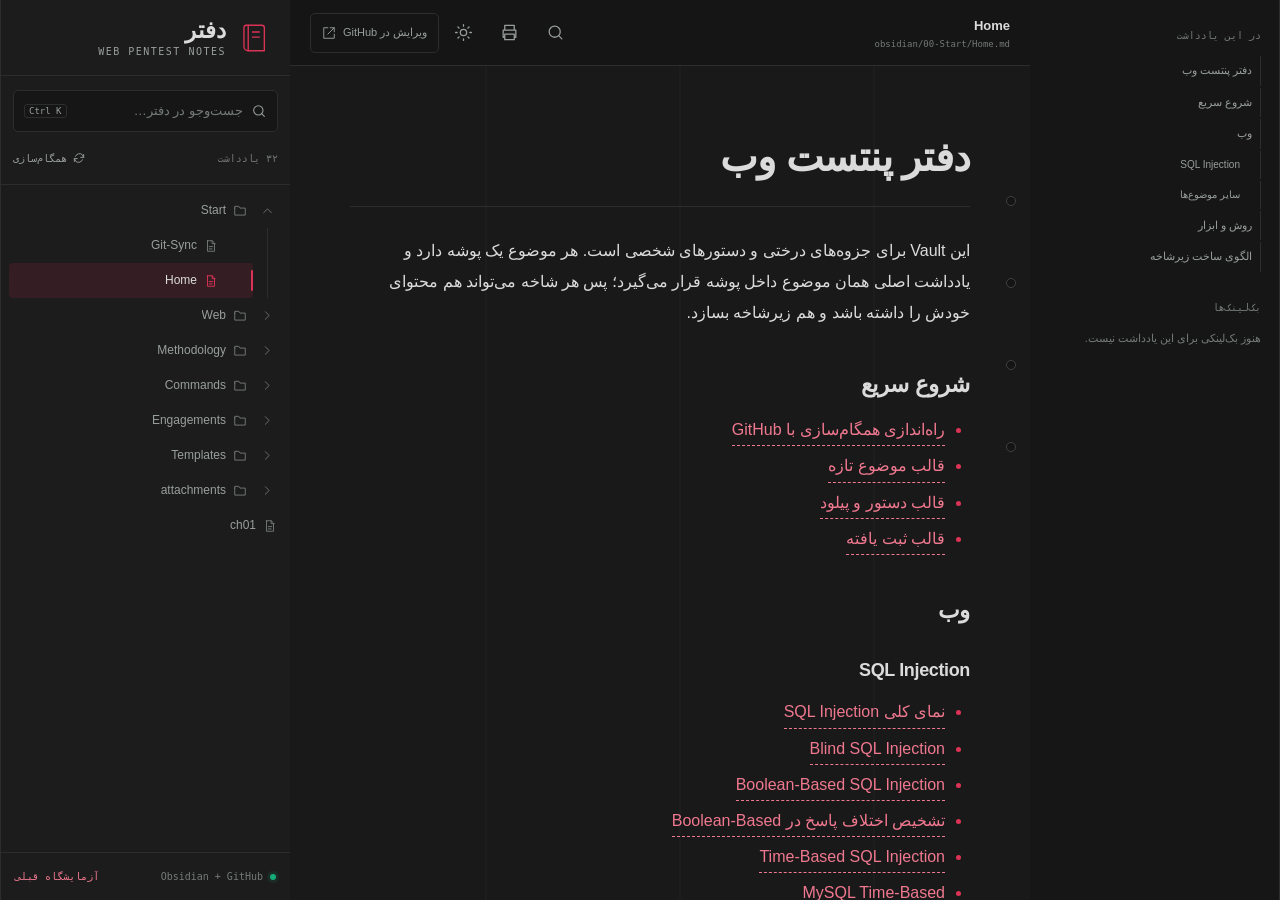
<file: index.html>
<!doctype html>
<html lang="fa" dir="rtl" data-theme="dark">
  <head>
    <meta charset="utf-8" />
    <meta name="viewport" content="width=device-width, initial-scale=1" />
    <meta name="color-scheme" content="dark light" />
    <meta name="description" content="دفتر درختی جزوه‌های پنتست وب، همگام با Obsidian و GitHub" />
    <title>دفتر پنتست وب</title>
    <link rel="stylesheet" href="assets/notebook.css" />
  </head>
  <body>
    <div class="app" id="app">
      <aside class="context" id="contextPanel" aria-label="سرفصل‌ها و پیوندها"><div class="context-sticky"><section class="context-section"><h2>در این یادداشت</h2><nav id="outline" class="outline"></nav></section><section class="context-section"><h2>بک‌لینک‌ها</h2><div id="backlinks"></div></section></div></aside>
      <main class="reader">
        <header class="topbar">
          <button class="icon-btn mobile-only" id="treeOpen" aria-label="باز کردن درخت"><svg viewBox="0 0 24 24"><path d="M4 6h16M4 12h16M4 18h16" /></svg></button>
          <div class="note-location"><strong id="noteName">دفتر پنتست وب</strong><span id="notePath">obsidian/00-Start/Home.md</span></div>
          <div class="top-actions">
            <button class="icon-btn" id="searchOpen" aria-label="جست‌وجو" title="جست‌وجو (Ctrl K)"><svg viewBox="0 0 24 24"><circle cx="11" cy="11" r="7" /><path d="m20 20-4-4" /></svg></button>
            <button class="icon-btn" id="printNote" aria-label="چاپ یادداشت" title="چاپ"><svg viewBox="0 0 24 24"><path d="M6 9V3h12v6M6 18H4V9h16v9h-2M6 14h12v7H6Z" /></svg></button>
            <button class="icon-btn" id="themeToggle" aria-label="تغییر پوسته" title="تغییر پوسته"><svg id="themeIcon" viewBox="0 0 24 24"><path d="M20 15.5A8 8 0 0 1 8.5 4 8.5 8.5 0 1 0 20 15.5Z" /></svg></button>
            <a class="text-btn" id="editOnGithub" href="https://github.com/mmlisteam-bot/CyberSec-Study-Lab" target="_blank" rel="noopener noreferrer">ویرایش در GitHub<svg viewBox="0 0 24 24"><path d="M14 3h7v7M10 14 21 3M21 14v7H3V3h7" /></svg></a>
          </div>
        </header>
        <div class="reading-progress" id="readingProgress"></div>
        <article class="paper" id="paper"><div class="binder" aria-hidden="true"><i></i><i></i><i></i><i></i></div><div class="loading" id="loading"><span></span><p>در حال باز کردن دفتر…</p></div><div class="markdown" id="markdown" hidden></div><div class="note-footer" id="noteFooter" hidden><span>ذخیره‌شده در GitHub</span><button id="copyLink">کپی پیوند یادداشت</button></div></article>
      </main>
      <aside class="sidebar" id="sidebar" aria-label="درخت جزوه‌ها">
        <div class="brand"><svg class="brand-mark" viewBox="0 0 40 40" aria-hidden="true"><path d="M9 5h19a3 3 0 0 1 3 3v27H12a5 5 0 0 1-5-5V8a3 3 0 0 1 2-3Z" /><path d="M12 5v30M17 13h8M17 19h8" /></svg><div><strong>دفتر</strong><span>WEB PENTEST NOTES</span></div><button class="icon-btn mobile-only" id="treeClose" aria-label="بستن درخت"><svg viewBox="0 0 24 24"><path d="m6 6 12 12M18 6 6 18" /></svg></button></div>
        <div class="sidebar-tools"><label class="search-box"><svg viewBox="0 0 24 24"><circle cx="11" cy="11" r="7" /><path d="m20 20-4-4" /></svg><input id="searchInput" type="search" placeholder="جست‌وجو در دفتر…" autocomplete="off" /><kbd>Ctrl K</kbd></label><div class="tree-meta"><span id="noteCount">یادداشت‌ها</span><button id="refreshTree" title="دریافت فهرست تازه"><svg viewBox="0 0 24 24"><path d="M20 6v5h-5M4 18v-5h5M6.1 9a7 7 0 0 1 11.5-2.6L20 11M4 13l2.4 4.6A7 7 0 0 0 17.9 15" /></svg><span>همگام‌سازی</span></button></div></div>
        <nav class="tree" id="tree" aria-label="فایل‌ها"></nav><div class="search-results" id="searchResults" hidden></div>
        <footer class="sidebar-footer"><span class="sync-dot"></span><span>Obsidian + GitHub</span><a href="study-lab.html">آزمایشگاه قبلی</a></footer>
      </aside>
    </div>
    <div class="backdrop" id="backdrop"></div><div class="toast" id="toast" role="status" aria-live="polite"></div>
    <noscript><div class="noscript">برای خواندن دفتر آنلاین، JavaScript را فعال کنید. فایل‌ها در <a href="https://github.com/mmlisteam-bot/CyberSec-Study-Lab/tree/main/obsidian">GitHub</a> نیز قابل خواندن هستند.</div></noscript>
    <script src="assets/notebook.js"></script>
  </body>
</html>
</file>
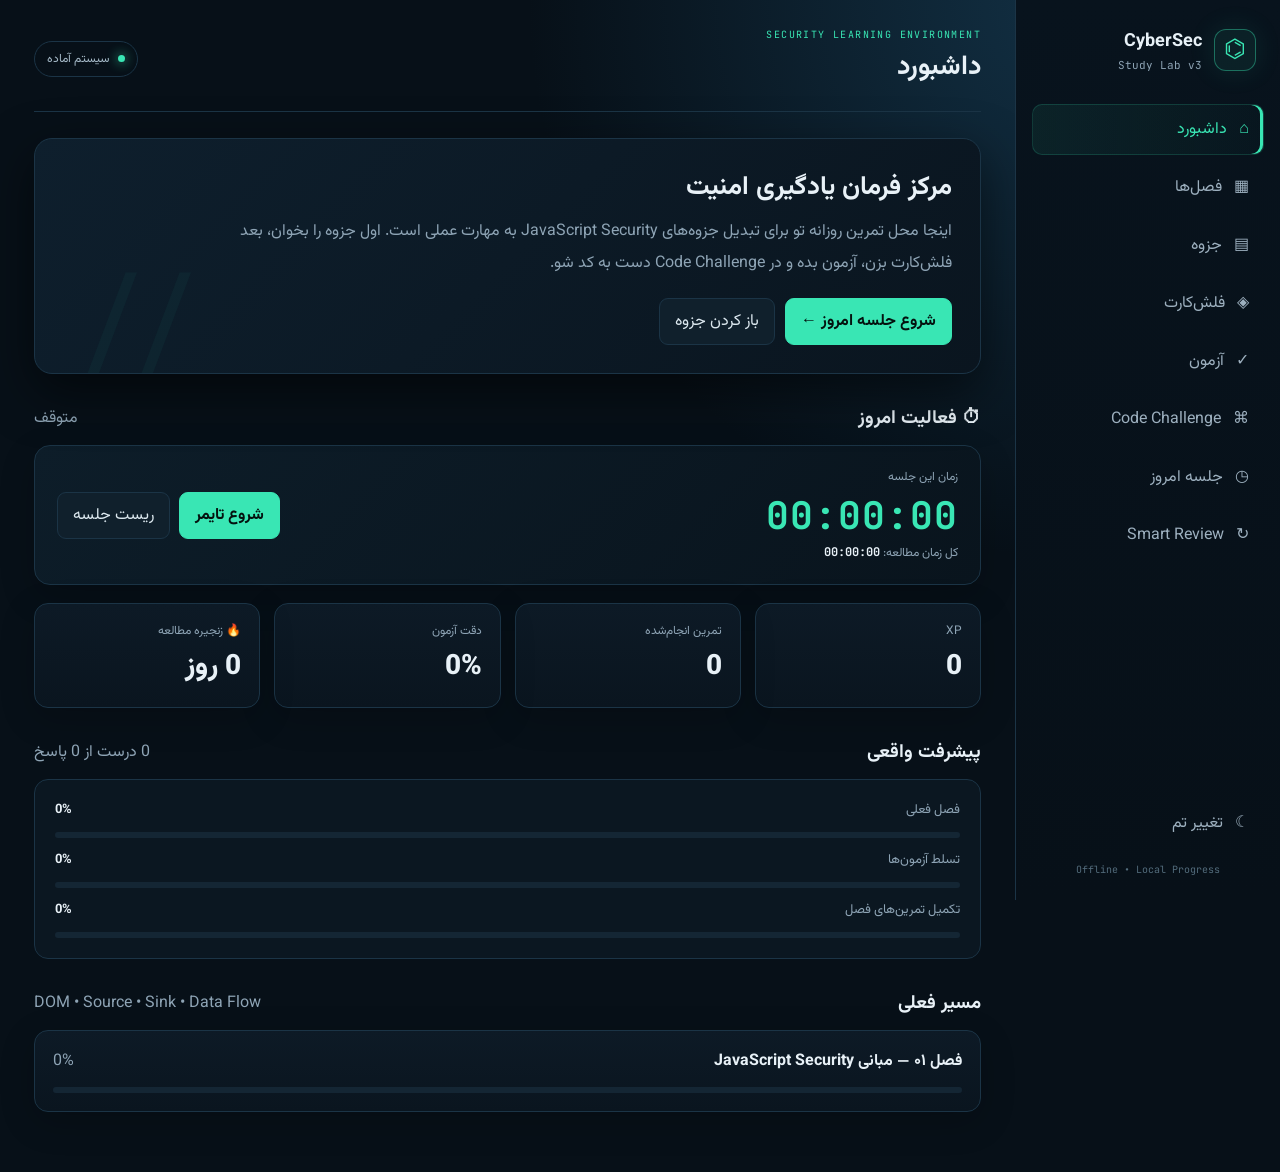
<file: study-lab.html>
<!doctype html>
<html lang="fa" dir="rtl">
  <head><meta charset="utf-8" /><meta name="viewport" content="width=device-width,initial-scale=1" /><title>CyberSec Study Lab v3</title><link rel="stylesheet" href="assets/style.css" /></head>
  <body>
    <div class="app-shell">
      <aside class="sidebar"><div class="brand"><div class="brand-mark">⌬</div><div><b>CyberSec</b><span>Study Lab v3</span></div></div>
        <nav id="nav"><button data-view="dashboard" class="active">⌂ <span>داشبورد</span></button><button data-view="chapters">▦ <span>فصل‌ها</span></button><button data-view="notes">▤ <span>جزوه</span></button><button data-view="flashcards">◈ <span>فلش‌کارت</span></button><button data-view="quiz">✓ <span>آزمون</span></button><button data-view="challenge">⌘ <span>Code Challenge</span></button><button data-view="daily">◷ <span>جلسه امروز</span></button><button data-view="review">↻ <span>Smart Review</span></button></nav>
        <div class="sidebar-bottom"><button id="themeBtn">☾ <span>تغییر تم</span></button><small>Offline • Local Progress</small></div></aside>
      <main class="main"><header class="topbar"><div><div class="eyebrow">SECURITY LEARNING ENVIRONMENT</div><h1 id="pageTitle">داشبورد</h1></div><div class="top-actions"><span class="status"><i></i> سیستم آماده</span><button id="mobileMenu">☰</button></div></header><section id="content"></section></main>
    </div>
    <script src="data/chapters/ch01.js"></script><script src="assets/app.js"></script>
  </body>
</html>
</file>
<file: assets/notebook.css>
:root{--bg:#161616;--surface:#1c1c1c;--surface-2:#232323;--text:#dbdbdb;--muted:#989f9b;--faint:#747a76;--line:#2d2d2d;--line-strong:#414141;--accent:#db3356;--accent-soft:rgba(219,51,86,.13);--link:#f0788f;--code:#111;--paper:#191919;--paper-text:#dbdbdb;--grid:url("data:image/svg+xml,%3Csvg xmlns='http://www.w3.org/2000/svg' width='780' height='12' viewBox='0 0 780 12'%3E%3Cpath d='M196 0V12M390 0V12M584 0V12' stroke='%23dbdbdb' stroke-opacity='.045'/%3E%3C/svg%3E");--radius:5px}html[data-theme=light]{--bg:#f8f8f8;--surface:#fff;--surface-2:#f0f1ee;--text:#171817;--muted:#595f5b;--faint:#737974;--line:#dcded9;--line-strong:#bec2bb;--accent:#c30000;--accent-soft:rgba(195,0,0,.08);--link:#008a00;--code:#eceee9;--paper:#fafbf7;--paper-text:#171817;--grid:url("data:image/svg+xml,%3Csvg xmlns='http://www.w3.org/2000/svg' width='780' height='12' viewBox='0 0 780 12'%3E%3Cpath d='M196 0V12M390 0V12M584 0V12' stroke='%23000000' stroke-opacity='.045'/%3E%3C/svg%3E")}*{box-sizing:border-box;margin:0;padding:0}html{scroll-behavior:smooth}body{min-height:100dvh;background:var(--bg);color:var(--text);font:15px/1.85 Tahoma,Arial,sans-serif;-webkit-font-smoothing:antialiased;text-size-adjust:none;-webkit-text-size-adjust:100%}button,input{font:inherit}button{color:inherit;cursor:pointer;border:0;background:none}a{color:var(--link);text-decoration:none}svg{width:19px;height:19px;fill:none;stroke:currentColor;stroke-width:1.6;stroke-linecap:round;stroke-linejoin:round;flex:none}:focus-visible{outline:2px solid var(--accent);outline-offset:3px}::selection{background:var(--accent);color:#fff}::-webkit-scrollbar{width:6px;height:6px}::-webkit-scrollbar-track{background:transparent}::-webkit-scrollbar-thumb{background:var(--line-strong);border-radius:10px}.app{min-height:100dvh}.sidebar{position:fixed;inset:0 0 0 auto;z-index:50;width:min(88vw,340px);height:100dvh;background:var(--surface);border-left:1px solid var(--line);display:flex;flex-direction:column;transform:translateX(105%);transition:transform .2s ease-out}.sidebar.open{transform:translateX(0)}.brand{height:76px;display:flex;align-items:center;gap:12px;padding:14px 18px;border-bottom:1px solid var(--line);flex:none}.brand-mark{width:34px;height:34px;color:var(--accent)}.brand>div{min-width:0;flex:1}.brand strong{display:block;font-size:23px;line-height:1.25}.brand span{display:block;font:10px/1.5 Consolas,monospace;letter-spacing:1.5px;color:var(--muted);direction:ltr;text-align:right}.mobile-only{display:inline-flex}.brand .mobile-only{margin-right:auto}.icon-btn{width:44px;height:44px;display:inline-flex;align-items:center;justify-content:center;border:1px solid transparent;border-radius:var(--radius);color:var(--muted);transition:.15s}.icon-btn:hover{color:var(--text);background:var(--surface-2);border-color:var(--line)}.sidebar-tools{padding:14px 12px 10px;border-bottom:1px solid var(--line);flex:none}.search-box{height:42px;display:flex;align-items:center;gap:8px;border:1px solid var(--line);border-radius:var(--radius);background:var(--bg);padding:0 10px;color:var(--muted)}.search-box:focus-within{border-color:var(--accent)}.search-box input{min-width:0;flex:1;border:0;outline:0;background:transparent;color:var(--text);font-size:13px}.search-box input::placeholder{color:var(--faint)}.search-box kbd{display:none;font:9px Consolas,monospace;border:1px solid var(--line);border-radius:3px;padding:1px 4px;direction:ltr}.search-box svg{width:16px;height:16px}.tree-meta{display:flex;align-items:center;justify-content:space-between;margin-top:10px;color:var(--faint);font:10px Consolas,Tahoma,monospace}.tree-meta button{display:flex;align-items:center;gap:5px;color:var(--muted);font-size:10px;min-height:32px}.tree-meta button:hover{color:var(--text)}.tree-meta svg{width:14px;height:14px}.tree-meta button.busy svg{animation:spin .8s linear infinite}.tree,.search-results{flex:1;overflow-y:auto;padding:8px 8px 20px;overscroll-behavior:contain}.tree-row{display:flex;align-items:center;min-height:35px;border-radius:4px;position:relative}.tree-row:hover{background:var(--surface-2)}.tree-row.active{background:var(--accent-soft)}.tree-row.active:before{content:"";position:absolute;right:0;top:7px;bottom:7px;width:2px;background:var(--accent);border-radius:2px}.tree-toggle{width:30px;height:34px;display:flex;align-items:center;justify-content:center;color:var(--faint);flex:none}.tree-toggle svg{width:13px;height:13px;transition:transform .15s}.tree-folder.open>.tree-row .tree-toggle svg{transform:rotate(-90deg)}.tree-spacer{width:30px;flex:none}.tree-note,.tree-file{display:flex;align-items:center;gap:7px;min-width:0;flex:1;text-align:right;padding:7px 5px;color:var(--muted);font-size:12px;line-height:1.55}.tree-note span,.tree-file span{white-space:nowrap;overflow:hidden;text-overflow:ellipsis}.tree-note svg,.tree-file svg{width:14px;height:14px;color:var(--faint)}.tree-row.active .tree-note,.tree-row.active .tree-file{color:var(--text)}.tree-row.active svg{color:var(--accent)}.tree-children{padding-right:14px;border-right:1px solid var(--line);margin-right:14px}.tree-folder:not(.open)>.tree-children{display:none}.tree-empty{padding:30px 14px;text-align:center;color:var(--muted);font-size:12px}.sidebar-footer{min-height:48px;padding:10px 14px;border-top:1px solid var(--line);display:flex;align-items:center;gap:7px;font:10px Consolas,Tahoma,monospace;color:var(--faint);flex:none}.sidebar-footer a{margin-right:auto;font-size:10px}.sync-dot{width:6px;height:6px;border-radius:50%;background:#16ac7a;box-shadow:0 0 0 3px rgba(22,172,122,.1)}.search-results{padding:10px}.search-results-head{padding:6px 8px 12px;color:var(--muted);font-size:11px}.result-item{display:block;width:100%;text-align:right;padding:11px 10px;border-bottom:1px solid var(--line);border-radius:4px}.result-item:hover{background:var(--surface-2)}.result-item strong{display:block;font-size:13px}.result-item small{display:block;color:var(--faint);font:10px Consolas,Tahoma,monospace;margin:2px 0 5px}.result-item p{color:var(--muted);font-size:11px;line-height:1.7;overflow-wrap:anywhere}.result-item mark{background:var(--accent-soft);color:var(--text);padding:0 2px}.reader{min-width:0;min-height:100dvh;position:relative}.topbar{height:66px;position:sticky;top:0;z-index:30;display:flex;align-items:center;gap:9px;padding:0 12px;background:rgba(22,22,22,.92);backdrop-filter:blur(18px);border-bottom:1px solid var(--line)}html[data-theme=light] .topbar{background:rgba(248,248,248,.92)}.note-location{min-width:0;flex:1}.note-location strong{display:block;font-size:13px;white-space:nowrap;overflow:hidden;text-overflow:ellipsis}.note-location span{display:block;font:9px/1.5 Consolas,monospace;color:var(--faint);direction:ltr;text-align:right;white-space:nowrap;overflow:hidden;text-overflow:ellipsis}.top-actions{display:flex;align-items:center;gap:2px}.text-btn{min-height:40px;display:none;align-items:center;gap:7px;padding:0 11px;border:1px solid var(--line);border-radius:var(--radius);color:var(--muted);font-size:11px}.text-btn:hover{color:var(--text);background:var(--surface-2)}.text-btn svg{width:14px;height:14px}.reading-progress{position:fixed;top:65px;right:0;height:2px;width:0;background:var(--accent);z-index:31}.paper{position:relative;max-width:940px;min-height:calc(100dvh - 66px);margin:0 auto;padding:40px 18px 60px;background-color:var(--paper);color:var(--paper-text);overflow:hidden}.paper:before{content:"";position:absolute;inset:0;background-image:var(--grid);pointer-events:none}.paper>*{position:relative}.binder{display:none}.markdown{max-width:75ch;margin:0 auto;font-size:16px;line-height:1.95;overflow-wrap:anywhere}.markdown[hidden],.loading[hidden]{display:none}.markdown h1,.markdown h2,.markdown h3,.markdown h4{line-height:1.55;letter-spacing:-.02em;scroll-margin-top:90px}.markdown h1{font-size:clamp(27px,4vw,40px);margin:0 0 28px;padding-bottom:18px;border-bottom:1px solid var(--line)}.markdown h2{font-size:23px;margin:38px 0 12px;color:var(--text)}.markdown h3{font-size:18px;margin:28px 0 10px}.markdown h4{font-size:16px;margin:22px 0 8px}.markdown p{margin:12px 0}.markdown ul,.markdown ol{padding-right:25px;margin:12px 0}.markdown li{margin:4px 0}.markdown li::marker{color:var(--accent)}.markdown blockquote{border-right:2px solid var(--accent);padding:5px 16px;margin:20px 0;color:var(--muted);background:var(--accent-soft)}.markdown hr{border:0;border-top:1px solid var(--line);margin:30px 0}.markdown a{text-decoration:underline;text-underline-offset:3px}.markdown input[type=checkbox]{width:16px;height:16px;margin-left:7px;accent-color:var(--accent);vertical-align:middle}.wiki-link{display:inline;padding:0;color:var(--link);border-bottom:1px dashed var(--link);cursor:pointer}.wiki-missing{color:var(--faint);border-bottom:1px dotted var(--faint)}.code-wrap{position:relative;margin:20px 0;direction:ltr;text-align:left}.code-wrap pre{overflow:auto;background:var(--code);border:1px solid var(--line);border-radius:var(--radius);padding:17px 18px;color:var(--text);font:13px/1.75 Consolas,"Courier New",monospace;tab-size:2;white-space:pre;direction:ltr;text-align:left}.code-wrap pre code{font:inherit}.code-copy{position:absolute;top:7px;right:7px;width:34px;height:34px;display:flex;align-items:center;justify-content:center;border:1px solid var(--line);border-radius:4px;background:var(--surface);color:var(--muted);opacity:0;transition:.15s}.code-wrap:hover .code-copy,.code-copy:focus-visible{opacity:1}.code-copy svg{width:15px;height:15px}.code-wrap .code-lang{position:absolute;left:10px;top:-9px;padding:0 6px;background:var(--paper);color:var(--faint);font:9px Consolas,monospace;text-transform:uppercase}.markdown :not(pre)>code{background:var(--code);border:1px solid var(--line);border-radius:3px;padding:2px 5px;font:13px Consolas,monospace;direction:ltr;unicode-bidi:embed}.table-scroll{overflow-x:auto;margin:20px 0;border:1px solid var(--line);border-radius:var(--radius)}.markdown table{width:100%;border-collapse:collapse;font-size:13px;min-width:420px}.markdown th,.markdown td{padding:9px 12px;border-bottom:1px solid var(--line);border-left:1px solid var(--line);text-align:right;vertical-align:top}.markdown th:last-child,.markdown td:last-child{border-left:0}.markdown tr:last-child td{border-bottom:0}.markdown th{background:var(--surface-2);color:var(--muted);font-weight:400}.markdown img{max-width:100%;height:auto;border:1px solid var(--line);border-radius:var(--radius)}.note-footer{max-width:75ch;margin:40px auto 0;padding-top:16px;border-top:1px solid var(--line);display:flex;align-items:center;justify-content:space-between;gap:10px;color:var(--faint);font:10px Consolas,Tahoma,monospace}.note-footer[hidden]{display:none}.note-footer button{color:var(--muted);min-height:36px}.context{display:none}.loading{min-height:55dvh;display:flex;flex-direction:column;align-items:center;justify-content:center;gap:16px;color:var(--muted)}.loading span{width:28px;height:28px;border:2px solid var(--line);border-top-color:var(--accent);border-radius:50%;animation:spin .8s linear infinite}.loading p{font-size:12px}.error-box{max-width:520px;margin:80px auto;padding:22px;border:1px solid var(--line);text-align:center}.error-box h1{font-size:20px;margin-bottom:10px}.error-box p{color:var(--muted);font-size:13px;margin-bottom:18px}.error-box button{min-height:42px;padding:8px 16px;background:var(--accent);color:#fff;border-radius:var(--radius)}.backdrop{position:fixed;inset:0;z-index:45;background:rgba(0,0,0,.6);opacity:0;pointer-events:none;transition:opacity .2s}.backdrop.show{opacity:1;pointer-events:auto}.toast{position:fixed;bottom:18px;left:18px;z-index:80;max-width:min(88vw,380px);padding:10px 14px;background:var(--surface-2);border:1px solid var(--line-strong);border-radius:var(--radius);box-shadow:0 12px 40px #0000004d;font-size:12px;opacity:0;transform:translateY(8px);pointer-events:none;transition:.15s}.toast.show{opacity:1;transform:translateY(0)}.noscript{position:fixed;inset:20px;z-index:100;background:var(--surface);border:1px solid var(--accent);padding:25px}@keyframes spin{to{transform:rotate(360deg)}}@media(min-width:640px){.topbar{padding:0 20px}.text-btn{display:inline-flex}.paper{padding:52px 38px 70px}.search-box kbd{display:inline}.code-copy{opacity:.75}}@media(min-width:1020px){body{overflow:hidden}.app{display:grid;grid-template-columns:250px minmax(0,1fr) 290px;height:100dvh}.sidebar{position:sticky;top:0;grid-column:3;grid-row:1;width:auto;transform:none}.reader{grid-column:2;grid-row:1;height:100dvh;overflow-y:auto;overscroll-behavior:contain}.context{display:block;grid-column:1;grid-row:1;height:100dvh;overflow-y:auto;border-right:1px solid var(--line);background:var(--bg)}.context-sticky{position:sticky;top:0;padding:28px 18px}.context-section{margin-bottom:28px}.context-section h2{font:10px/1.6 Consolas,Tahoma,monospace;color:var(--faint);margin-bottom:12px}.outline{display:grid;gap:2px}.outline a,.backlink{display:block;padding:6px 8px;color:var(--muted);font-size:11px;line-height:1.6;border-right:1px solid var(--line)}.outline a:hover,.backlink:hover{color:var(--text);border-color:var(--accent)}.outline a.h3{padding-right:20px;font-size:10px}.backlink{width:100%;text-align:right}.backlink small{display:block;color:var(--faint);font:9px Consolas,monospace;direction:ltr;text-align:right}.context-empty{font-size:11px;color:var(--faint)}.mobile-only{display:none}.paper{padding:60px 60px 90px}.binder{position:absolute;right:14px;top:130px;z-index:2;display:grid;gap:72px}.binder i{width:10px;height:10px;border:1px solid var(--line-strong);border-radius:50%;background:var(--bg);box-shadow:inset 0 1px 3px #0000004d}.reading-progress{position:sticky;top:66px;right:auto;margin-bottom:-2px}}@media(min-width:1380px){.app{grid-template-columns:280px minmax(0,1fr) 320px}.paper{padding:68px 76px 100px}.brand{padding-left:22px;padding-right:22px}.tree,.search-results{padding-left:12px;padding-right:12px}}@media(max-width:639px){.top-actions{gap:0}.top-actions .icon-btn{width:40px}.note-location span{max-width:140px}.markdown{font-size:15px}.markdown h1{font-size:28px}.note-footer{align-items:flex-start;flex-direction:column}.code-copy{opacity:1}.toast{left:12px;bottom:12px}}@media print{body{overflow:visible;background:#fff;color:#222}.app{display:block;height:auto}.sidebar,.context,.topbar,.reading-progress,.binder,.toast,.backdrop{display:none!important}.reader{height:auto;overflow:visible}.paper{max-width:none;min-height:0;padding:0;background:#fff;color:#222}.paper:before{display:none}.markdown{max-width:none;color:#222}.markdown h2,.markdown h3{color:#222}.code-wrap pre{white-space:pre-wrap;overflow-wrap:anywhere;background:#f4f4f4;color:#222}.code-copy,.note-footer{display:none}@page{size:A4;margin:18mm}}@media(prefers-reduced-motion:reduce){*{animation:none!important;transition:none!important;scroll-behavior:auto!important}}
</file>
<file: assets/style.css>
@import url('https://fonts.googleapis.com/css2?family=Vazirmatn:wght@400;500;600;700;800&family=JetBrains+Mono:wght@400;500;700&display=swap');
:root{--bg:#071018;--panel:#0c1722;--panel2:#101e2b;--line:#1b3446;--text:#e8f1f7;--muted:#8ea4b5;--accent:#39e6b4;--accent2:#63a8ff;--danger:#ff647c;--shadow:0 18px 50px #0008}*{box-sizing:border-box}body{margin:0;background:radial-gradient(circle at 85% 0,#123044 0,transparent 35%),var(--bg);color:var(--text);font-family:Vazirmatn,Arial,sans-serif;min-height:100vh}button{font:inherit}.app-shell{display:flex;min-height:100vh}.sidebar{width:265px;background:linear-gradient(180deg,#08131d,#071018);border-left:1px solid var(--line);padding:24px 16px;display:flex;flex-direction:column;gap:28px;position:fixed;right:0;top:0;bottom:0;z-index:10}.brand{display:flex;align-items:center;gap:12px;padding:4px 8px}.brand-mark{width:42px;height:42px;border:1px solid #39e6b466;background:#39e6b411;color:var(--accent);display:grid;place-items:center;border-radius:12px;font-size:25px;box-shadow:0 0 28px #39e6b41a}.brand b{display:block;font-size:18px}.brand span{display:block;color:var(--muted);font:11px JetBrains Mono;margin-top:2px;direction:ltr}nav{display:grid;gap:7px}nav button,.sidebar-bottom button{border:1px solid transparent;background:transparent;color:#9db0bf;padding:12px 14px;border-radius:10px;text-align:right;cursor:pointer;display:flex;gap:12px;align-items:center;transition:.2s}nav button:hover{background:#10212e;color:white}nav button.active{background:linear-gradient(90deg,#39e6b414,#39e6b405);border-color:#39e6b42b;color:var(--accent);box-shadow:inset -3px 0 var(--accent)}.sidebar-bottom{margin-top:auto}.sidebar-bottom small{display:block;color:#536c7c;text-align:center;margin-top:14px;font:10px JetBrains Mono}.main{width:calc(100% - 265px);margin-right:265px;padding:28px 34px 60px}.topbar{display:flex;align-items:center;justify-content:space-between;border-bottom:1px solid var(--line);padding-bottom:22px}.eyebrow{color:var(--accent);font:10px JetBrains Mono;letter-spacing:1.4px;direction:ltr}h1{font-size:27px;margin:5px 0 0}.status{font-size:12px;color:#a6bac8;border:1px solid var(--line);padding:8px 12px;border-radius:99px}.status i{display:inline-block;width:7px;height:7px;background:var(--accent);border-radius:50%;margin-left:6px;box-shadow:0 0 12px var(--accent)}#mobileMenu{display:none}.hero{margin-top:26px;padding:28px;border:1px solid var(--line);border-radius:18px;background:linear-gradient(135deg,#0e1f2d,#0a151f);box-shadow:var(--shadow);position:relative;overflow:hidden}.hero:after{content:'//';position:absolute;left:30px;bottom:-35px;color:#39e6b40b;font:120px JetBrains Mono}.hero h2{margin:0 0 8px;font-size:26px}.hero p{color:var(--muted);max-width:720px;line-height:2;margin:0}.grid{display:grid;grid-template-columns:repeat(4,1fr);gap:14px;margin-top:18px}.stat,.card{background:linear-gradient(180deg,#0d1a26,#0a151f);border:1px solid var(--line);border-radius:14px;padding:18px;box-shadow:0 10px 35px #0003}.stat .label{color:var(--muted);font-size:12px}.stat .value{font-size:28px;font-weight:800;margin-top:5px}.section-title{display:flex;justify-content:space-between;align-items:center;margin:30px 0 12px}.section-title h3{margin:0}.muted{color:var(--muted)}.chapter-list{display:grid;grid-template-columns:repeat(2,1fr);gap:14px}.chapter{cursor:pointer}.chapter .tag{font:10px JetBrains Mono;color:var(--accent);direction:ltr}.chapter h3{margin:9px 0}.progress{height:6px;background:#142634;border-radius:10px;overflow:hidden}.progress i{display:block;height:100%;background:linear-gradient(90deg,var(--accent),var(--accent2));border-radius:10px}.actions{display:flex;flex-wrap:wrap;gap:10px;margin-top:18px}.btn{border:1px solid var(--line);background:#10202c;color:#dce8ef;border-radius:9px;padding:10px 15px;cursor:pointer}.btn.primary{background:var(--accent);color:#04120f;border-color:var(--accent);font-weight:700}.flash{min-height:260px;display:grid;place-items:center;text-align:center;cursor:pointer}.flash .q{font-size:25px;font-weight:700}.flash .a{display:none;color:var(--accent);font-size:19px}.flash.revealed .q{display:none}.flash.revealed .a{display:block}.quiz-option{display:block;width:100%;text-align:right;margin:9px 0}.quiz-option.correct{border-color:var(--accent);color:var(--accent)}.quiz-option.wrong{border-color:var(--danger);color:var(--danger)}pre{direction:ltr;text-align:left;background:#050c12;border:1px solid #183040;border-radius:10px;padding:16px;overflow:auto;color:#d9e7ee;font:13px/1.7 JetBrains Mono}.code-input{width:100%;min-height:160px;background:#050c12;color:#d9e7ee;border:1px solid var(--line);border-radius:10px;padding:15px;font:13px/1.7 JetBrains Mono;direction:ltr}.note{border-right:3px solid var(--accent);background:#0c1c27;padding:14px 16px;border-radius:8px;color:#b7c8d3;line-height:2}.list{line-height:2.1;color:#b9c9d3}.light{--bg:#eef3f7;--panel:#fff;--panel2:#fff;--line:#cbd8e2;--text:#152532;--muted:#5f7382;--shadow:0 15px 40px #3452  }.light .sidebar{background:#f7fafc}.light .hero,.light .stat,.light .card{background:#fff}.light pre,.light .code-input{background:#f4f7f9;color:#20313d}.light .flash{background:#fff}
@media(max-width:900px){.sidebar{transform:translateX(100%);transition:.25s}.sidebar.open{transform:none}.main{width:100%;margin:0;padding:20px}.grid{grid-template-columns:repeat(2,1fr)}.chapter-list{grid-template-columns:1fr}#mobileMenu{display:block;background:transparent;border:1px solid var(--line);color:var(--text);border-radius:8px;padding:7px 10px}}
@media(max-width:520px){.grid{grid-template-columns:1fr}.status{display:none}.hero h2{font-size:21px}}
.notes-list{display:grid;gap:14px}.note-card{border-right:3px solid var(--accent)}.note-card h2{margin:8px 0 10px;font-size:21px}.note-card p{color:#b9c9d3;line-height:2.1;margin:0}.quiz-feedback{margin-top:18px;padding:18px;border-radius:12px;border:1px solid var(--line);line-height:2}.quiz-feedback.success{border-color:#39e6b466;background:#39e6b40c}.quiz-feedback.fail{border-color:#ff647c66;background:#ff647c0a}.quiz-feedback p{margin:6px 0;color:#c7d5dd}.quiz-feedback.fail strong{color:var(--accent)}.memory{margin:12px 0;padding:12px;border-radius:9px;background:#132531;color:#e6f2f7}.quiz-option:disabled{cursor:default;opacity:.9}.quiz-option.dimmed{opacity:.45}.light .note-card p,.light .quiz-feedback p{color:#405563}.light .memory{background:#edf4f7}
.activity-card{margin-top:12px;padding:22px;border:1px solid var(--line);border-radius:16px;background:linear-gradient(135deg,#0d1d29,#09141d);display:flex;align-items:center;justify-content:space-between;gap:20px;box-shadow:0 12px 35px #0003}.timer-main{min-width:260px}.timer-label{font-size:12px;color:var(--muted)}.timer-value{font:700 38px JetBrains Mono;color:var(--accent);direction:ltr;text-align:right;letter-spacing:1px;margin:4px 0}.timer-sub{font-size:12px;color:var(--muted)}.timer-sub b{color:var(--text);font-family:JetBrains Mono;direction:ltr;display:inline-block}.timer-controls{display:flex;gap:9px;flex-wrap:wrap}.progress-dashboard{display:grid;gap:12px;padding:20px;border:1px solid var(--line);border-radius:14px;background:#0b1721}.progress-row{display:flex;justify-content:space-between;font-size:13px;color:var(--muted)}.progress-row b{color:var(--text)}.light .activity-card{background:#fff}.light .progress-dashboard{background:#fff}@media(max-width:600px){.activity-card{align-items:flex-start;flex-direction:column}.timer-value{font-size:31px}.timer-main{min-width:0;width:100%}}
</file>
